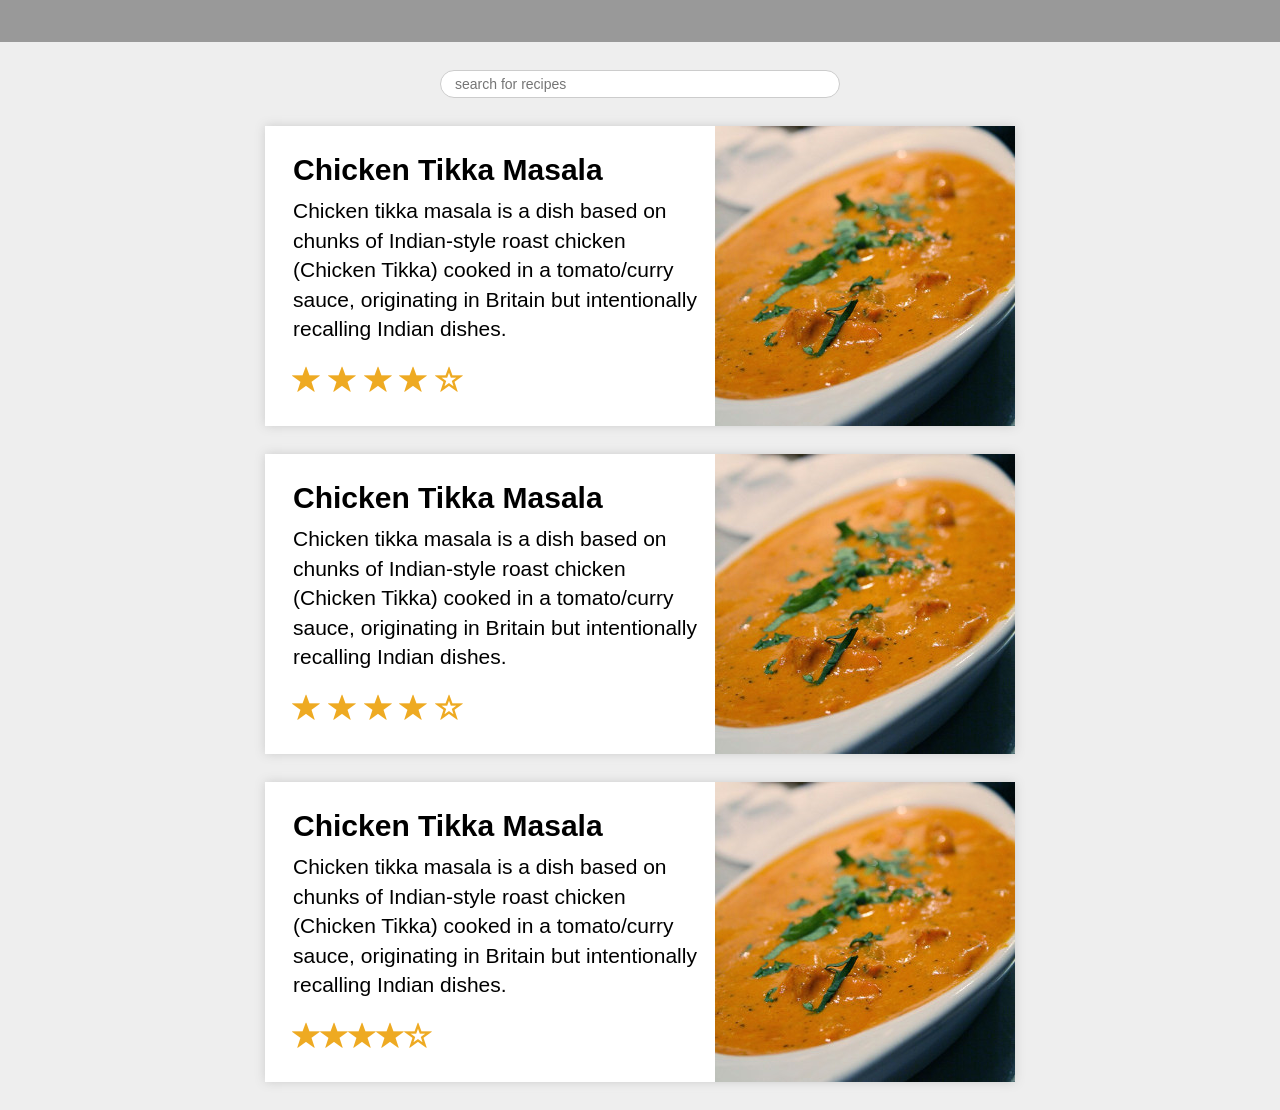
<file: 01-card-index/index.html>
<!DOCTYPE html>
<html>

<head>
  <meta charset="utf-8">
  <meta http-equiv="X-UA-Compatible" content="IE=edge">
  <meta name=viewport content="width=device-width, initial-scale=1">

  <title>Recipes</title>

  <link href="css/bootstrap.min.css" rel="stylesheet">
  <link href="css/recipes.css" rel="stylesheet">
</head>

<body>
  <nav class="navbar navbar-recipes">
  </nav>

  <div class="container">
    <div class="row">
      <div class="col-md-8 col-md-offset-2">
        <div id="recipe-search">
          <input placeholder="search for recipes">
        </div>
        <div id="recipe-list">
          <!-- this recipe card is hard-coded so that you have something to copy -->
          <!-- you can remove it after you've copied it -->
          <div class="recipe recipe-card">
            <a href="recipe.html?id=chicken-tikka-masala">
              <img src="images/chicken-tikka-masala.jpg">
              <div class="description">
                <h2>Chicken Tikka Masala</h2>
                <p class="lead">Chicken tikka masala is a dish based on chunks of Indian-style roast chicken (Chicken Tikka) cooked in a
                  tomato/curry sauce, originating in Britain but intentionally recalling Indian dishes.</p>
                <p class="recipe-rating">
                  <span class="glyphicon glyphicon-star"></span>
                  <span class="glyphicon glyphicon-star"></span>
                  <span class="glyphicon glyphicon-star"></span>
                  <span class="glyphicon glyphicon-star"></span>
                  <span class="glyphicon glyphicon-star-empty"></span>
                </p>
              </div>
            </a>
          </div>
          <div class="recipe recipe-card">
            <a href="recipe.html?id=chicken-tikka-masala">
              <img src="images/chicken-tikka-masala.jpg">
              <div class="description">
                <h2>Chicken Tikka Masala</h2>
                <p class="lead">Chicken tikka masala is a dish based on chunks of Indian-style roast chicken (Chicken Tikka) cooked in a
                  tomato/curry sauce, originating in Britain but intentionally recalling Indian dishes.</p>
                <p class="recipe-rating">
                  <span class="glyphicon glyphicon-star"></span>
                  <span class="glyphicon glyphicon-star"></span>
                  <span class="glyphicon glyphicon-star"></span>
                  <span class="glyphicon glyphicon-star"></span>
                  <span class="glyphicon glyphicon-star-empty"></span>
                </p>
              </div>
            </a>
          </div>
        </div>
      </div>
    </div>
  </div>
</body>
<script src="third-party/jquery-3.0.0.min.js"></script>
<script src="recipe-data/recipes.js"></script>
<script>

  let $recipeList = $("#recipe-list");
  let $card = $("<div class='recipe recipe-card'></div>");
  let $link = $("<a href='recipe.html?id=chicken-tikka-masala'></a>");
  let $description = $("<div class='description'></div>");
  let $heading = $("<h2>Chicken Tikka Masala</h2>");
  let $lead = $("<p class='lead'>Chicken tikka masala is a dish based on chunks of Indian-style roast chicken (Chicken Tikka) cooked in a tomato/curry sauce, originating in Britain but intentionally recalling Indian dishes.</p>");
  let $recipeRating = $("<p class='recipe-rating'></p>")
  let $image = $("<img src='images/chicken-tikka-masala.jpg'>");
  let $star = $("<span class='glyphicon glyphicon-star'></span>");
  let $emptyStar = $("<span class='glyphicon glyphicon-star-empty'></span>");

  $recipeRating.append($star.clone());
  $recipeRating.append($star.clone());
  $recipeRating.append($star.clone());
  $recipeRating.append($star.clone());
  $recipeRating.append($emptyStar.clone());

  $description.append($heading, $lead, $recipeRating);
  $link.append($image, $description);
  $card.append($link);
  $recipeList.append($card);
  /* Step 1. Use jQuery to add a recipe card just below the one already in the recipe list.
   *         Hardcode all the values; we'll do better in step 2.
   *
   * Showing here suggested variable names and the way they need to be appended to each other:
   *
   *      #recipe-list
   *        $recipeCard           (div)
   *          $link               (a)
   *            $image            (img)
   *            $description      (div)
   *              $heading        (h2)
   *              $lead           (p)
   *              $rating         (p)
   */

  /* Step 2. You can remove the hardcoded recipe from the HTML now. */

  /* Step 3. Now use all the values in the below object instead of hardcoded values.
   *         (You will need to move the declaration so that it's above your code.)
   *
   *  - The `id` property should be used both in the link and the image.
   *  - The `name` property is for the <h2> heading
   *  - The `lead` property is -- you guessed it -- for the paragraph with the "lead" class
   *  - The `rating` is the trickiest; you'll want one `for` loop making filled glyphicon-star,
   *    and another making glyphicon-star-empty... for a total of 5 stars.

   */

  let recipe = {
    "id": "chicken-tikka-masala",
    "name": "Chicken Tikka Masala",
    "lead": "Chicken tikka masala is a dish based on chunks of Indian-style roast chicken (Chicken Tikka) cooked in a tomato/curry sauce, originating in Britain but intentionally recalling Indian dishes.",
    "rating": 4,
  };

    /* Step 4. Finally, put all of your code in a `for (let recipe of recipes) { ... }` -- the
     *         variable `recipes` has been read in from `recipes.js` above -- and confirm that
     *         all 7 recipe cards are now shown.
     */
</script>

</html>
</file>
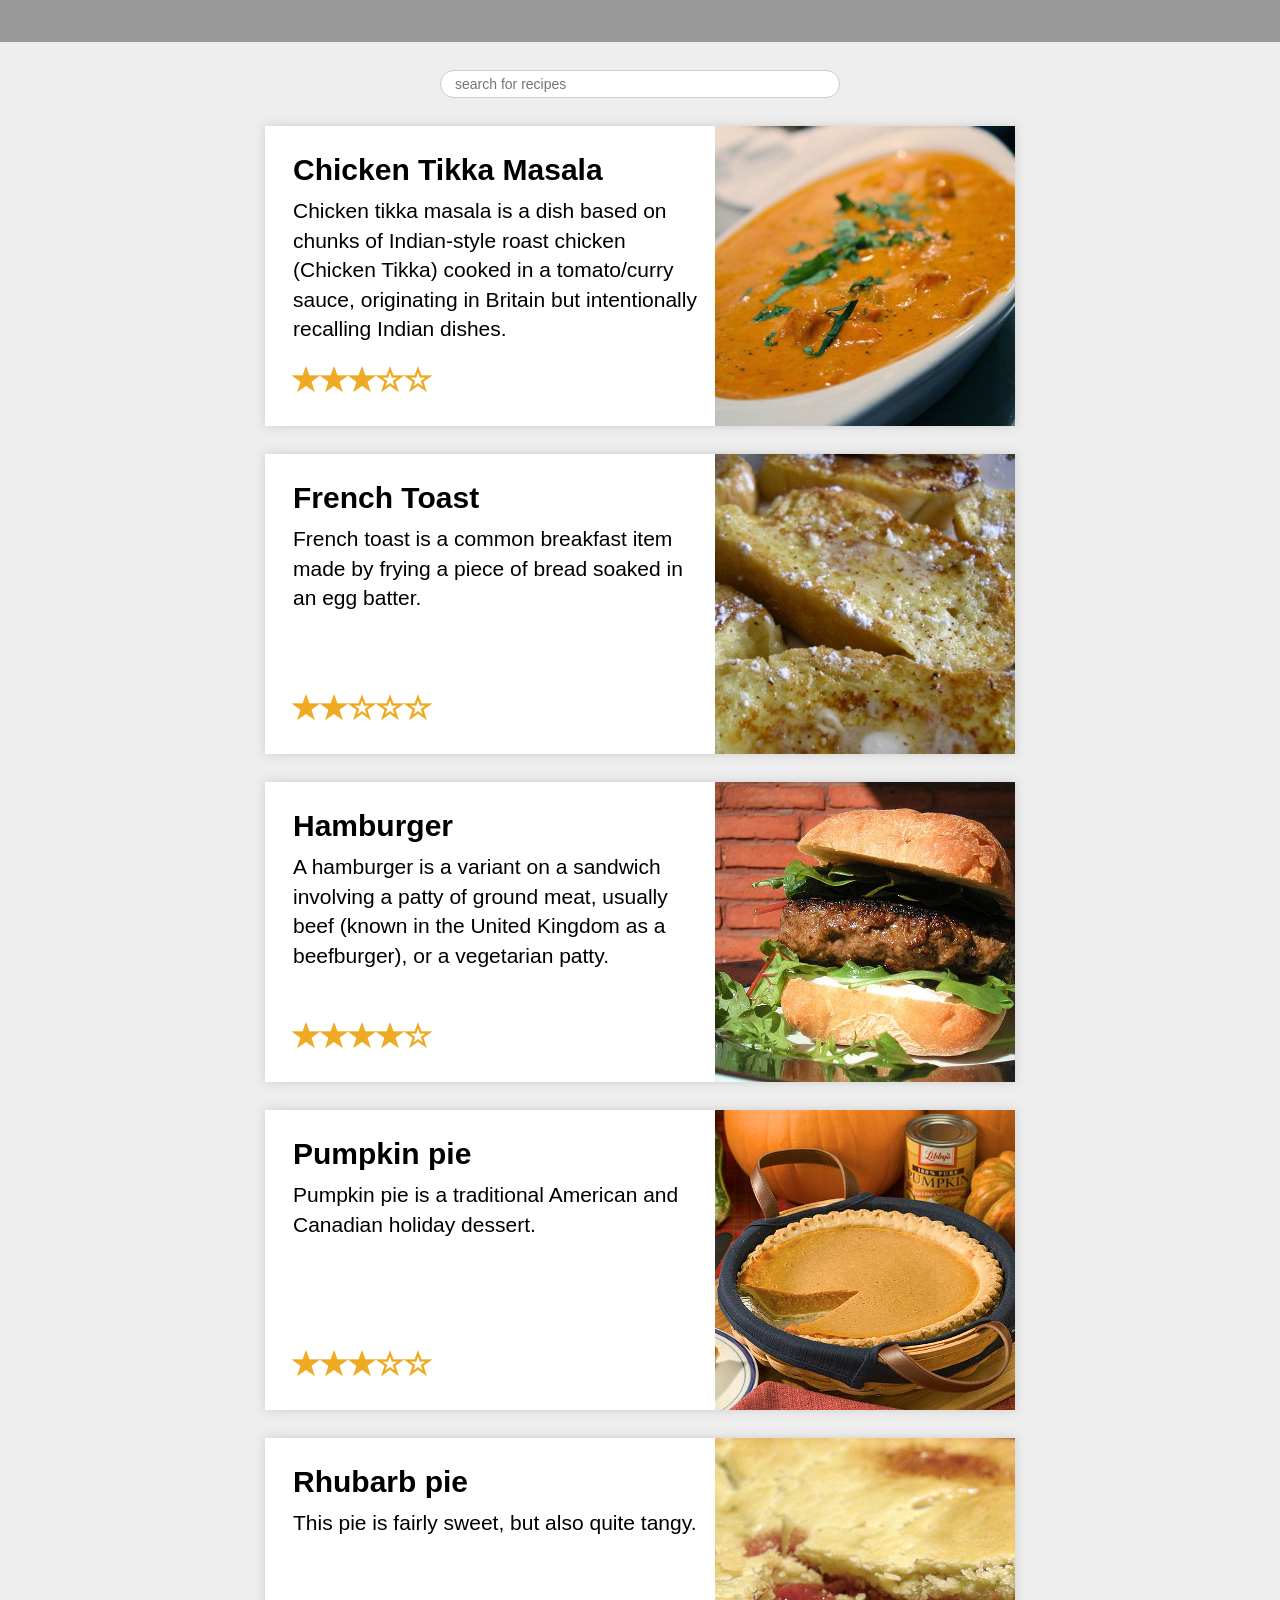
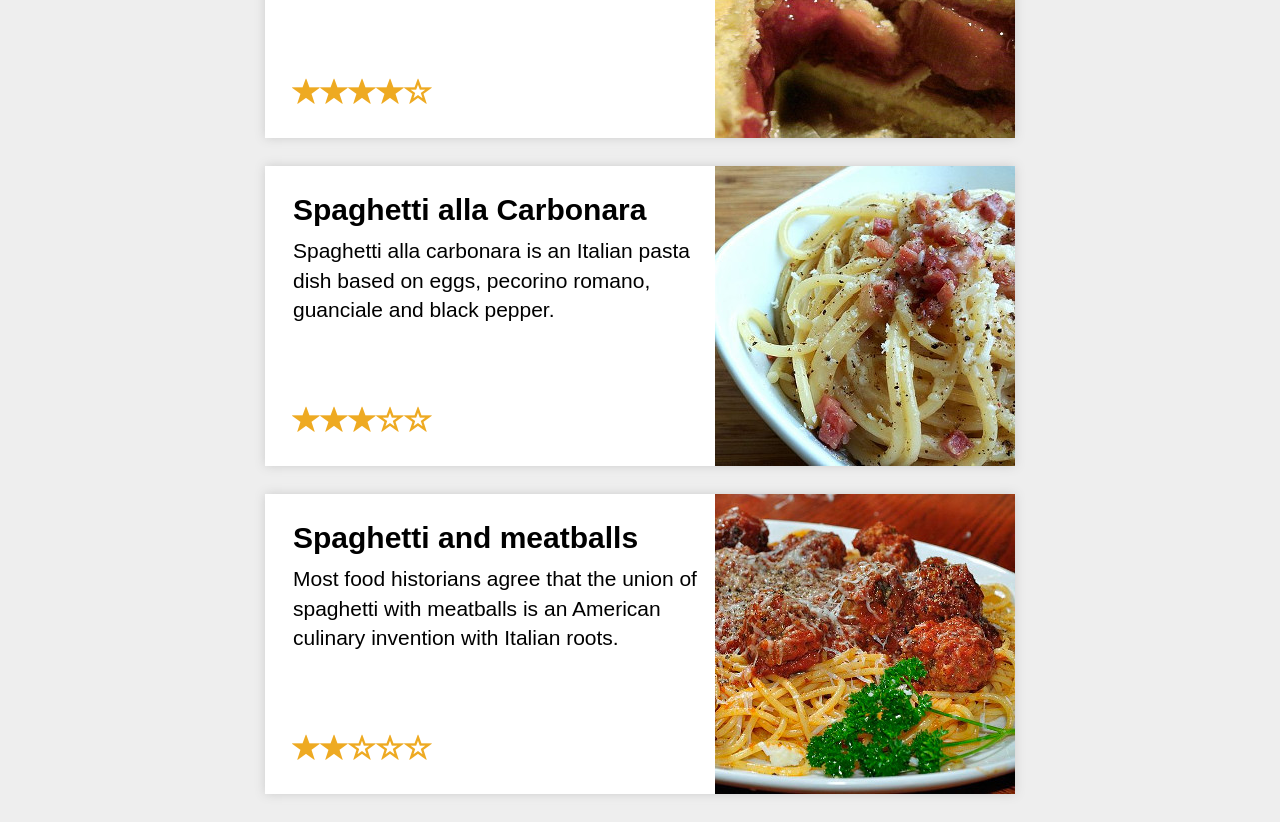
<file: Elm version/index.html>
<!DOCTYPE html>
<html>

<head>
  <meta charset="utf-8">
  <meta http-equiv="X-UA-Compatible" content="IE=edge">
  <meta name=viewport content="width=device-width, initial-scale=1">

  <title>Recipes</title>

  <link href="css/bootstrap.min.css" rel="stylesheet">
  <link href="css/recipes.css" rel="stylesheet">
</head>

<body>
  <nav class="navbar navbar-recipes">
  </nav>

  <div class="container">
    <div class="row">
      <div class="col-md-8 col-md-offset-2">
        <div id="app">
        </div>
      </div>
    </div>
  </div>
  <script src="elm.js"></script>
  <script>Elm.Main.embed(document.querySelector("#app"));</script>
</body>

</html>
</file>
<file: 01-card-index/css/recipes.css>
body {
  background: #eee;
  overflow-y: scroll;
}

.navbar-recipes {
  background: #999;
  min-height: 3em;
  margin-bottom: 2em;
  border: none;
  border-radius: 0;
}

#recipe-search {
  text-align: center;
}

#recipe-search > input {
  border: solid 1px #ccc;
  border-radius: 1em;
  padding-left: 1em;
  padding-right: 1em;
  height: 2em;
  width: 400px;
}

#recipe-search > input:focus {
  outline: none;
}

.recipe {
  background: white;
  box-shadow: 0px 0px 10px 0px #ccc;
  margin-top: 2em;
  margin-bottom: 2em;
  min-height: 300px;
}

.recipe-card > a {
  color: black;
}

.recipe-card > a:hover {
  text-decoration: none;
}

.recipe-card:hover {
  background: #ddd;
}

.recipe img {
  float: right;
  padding-left: 1em;
}

.recipe .description {
  padding-top: 1ex;
  padding-bottom: 1ex;
  padding-left: 2em;
  padding-right: 2em;
}

.recipe-card .description {
  padding-top: 1ex;
  padding-left: 2em;
  position: relative;
  height: 250px;
}

.recipe h2 {
  font-weight: bold;
}

.recipe-rating {
  font-size: 200%;
  color: #ea2;
}

.recipe-card .recipe-rating {
  margin-bottom: 0;
  position: absolute;
  bottom: -1em;
  left: 1em;
}

.recipe-ingredients {
  padding: 1ex 2em 1ex;
}

.recipe-procedure {
  background: #f8f8f8;
  padding: 1ex 2em 1ex;
  margin-right: 2em;
}

.units {
  background: white;
  padding-top: 1ex;
  padding-bottom: 0.5ex;
  padding-left: 2em;
  padding-right: 2em;
  border-bottom: solid 1px #ddd;
  margin-top: 2em;
}

.units input {
  margin-left: 1em;
}

.units label {
  font-weight: normal;
}

.apology {
  margin-top: 110px;
  font-style: italic;
}

.iradio_minimal-blue {
  margin-left: 1em;
}
</file>
<file: Elm version/css/recipes.css>
body {
  background: #eee;
  overflow-y: scroll;
}

.navbar-recipes {
  background: #999;
  min-height: 3em;
  margin-bottom: 2em;
  border: none;
  border-radius: 0;
}

#recipe-search {
  text-align: center;
}

#recipe-search > input {
  border: solid 1px #ccc;
  border-radius: 1em;
  padding-left: 1em;
  padding-right: 1em;
  height: 2em;
  width: 400px;
}

#recipe-search > input:focus {
  outline: none;
}

.recipe {
  background: white;
  box-shadow: 0px 0px 10px 0px #ccc;
  margin-top: 2em;
  margin-bottom: 2em;
  min-height: 300px;
}

.recipe-card > a {
  color: black;
}

.recipe-card > a:hover {
  text-decoration: none;
}

.recipe-card:hover {
  background: #ddd;
}

.recipe img {
  float: right;
  padding-left: 1em;
}

.recipe .description {
  padding-top: 1ex;
  padding-bottom: 1ex;
  padding-left: 2em;
  padding-right: 2em;
}

.recipe-card .description {
  padding-top: 1ex;
  padding-left: 2em;
  position: relative;
  height: 250px;
}

.recipe h2 {
  font-weight: bold;
}

.recipe-rating {
  font-size: 200%;
  color: #ea2;
}

.recipe-card .recipe-rating {
  margin-bottom: 0;
  position: absolute;
  bottom: -1em;
  left: 1em;
}

.recipe-ingredients {
  padding: 1ex 2em 1ex;
}

.recipe-procedure {
  background: #f8f8f8;
  padding: 1ex 2em 1ex;
  margin-right: 2em;
}

.units {
  background: white;
  padding-top: 1ex;
  padding-bottom: 0.5ex;
  padding-left: 2em;
  padding-right: 2em;
  border-bottom: solid 1px #ddd;
  margin-top: 2em;
}

.units input {
  margin-left: 1em;
}

.units label {
  font-weight: normal;
}

.apology {
  margin-top: 110px;
  font-style: italic;
}

.iradio_minimal-blue {
  margin-left: 1em;
}
</file>
